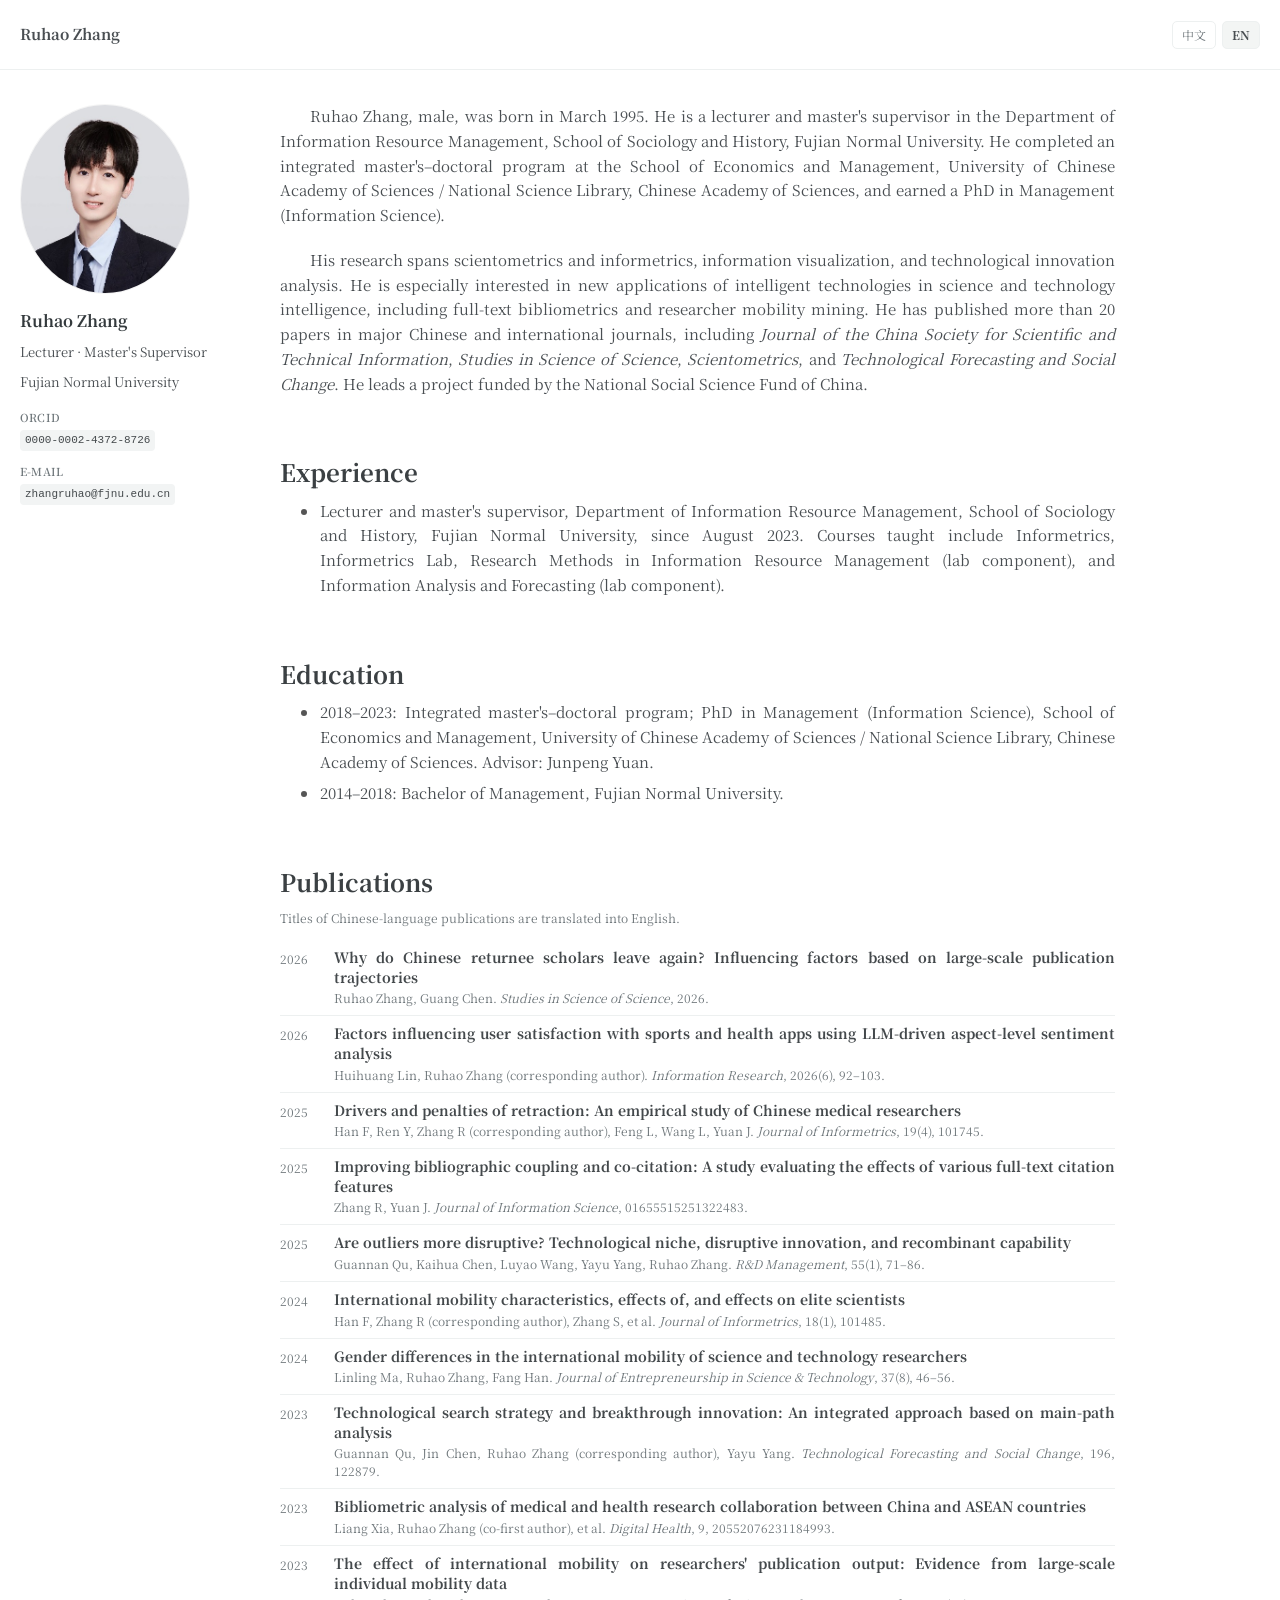
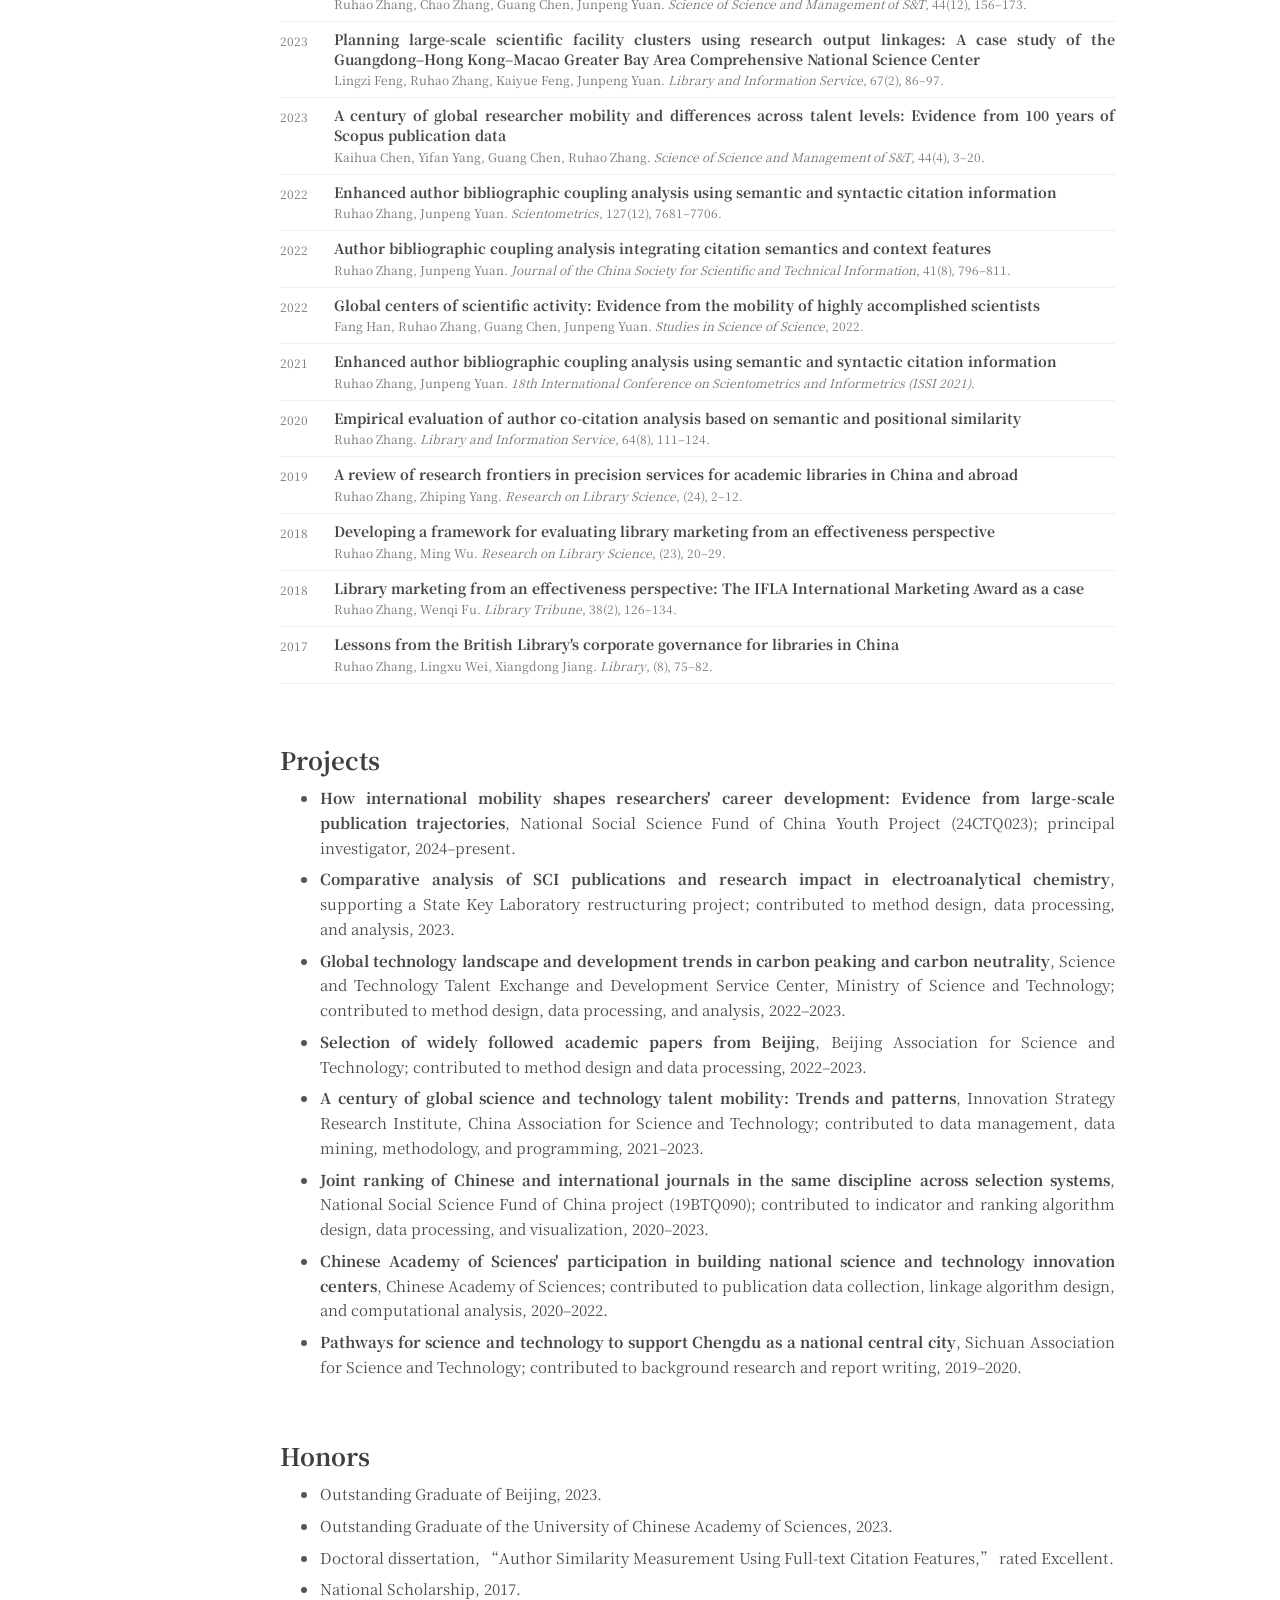
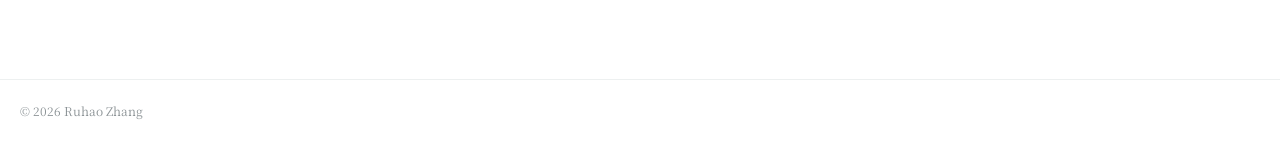
<file: en.html>
<!doctype html>
<html lang="en">
<head>
  <meta charset="utf-8">
  <meta name="viewport" content="width=device-width, initial-scale=1">
  <meta name="description" content="Academic homepage of Ruhao Zhang: scientometrics, informetrics, information visualization, and technology intelligence.">
  <meta name="theme-color" content="#ffffff">
  <title>Ruhao Zhang · Academic Homepage</title>
  <link rel="preconnect" href="https://fonts.googleapis.com">
  <link rel="preconnect" href="https://fonts.gstatic.com" crossorigin>
  <link href="https://fonts.googleapis.com/css2?family=Noto+Serif+SC:wght@400;600;700&amp;display=swap" rel="stylesheet">
  <link rel="stylesheet" href="styles.css?v=20261009-6">
</head>
<body>
  <a class="skip-link" href="#main">Skip to main content</a>
  <header class="topbar">
    <div class="topbar-inner">
      <a class="topbar-brand" href="en.html">Ruhao Zhang</a>
      <nav class="language-switch" aria-label="Language">
        <a href="index.html" lang="zh-CN">中文</a>
        <a href="en.html" lang="en" aria-current="page">EN</a>
      </nav>
    </div>
  </header>

  <div class="page-shell">
    <aside class="profile" aria-label="Profile">
      <img src="portrait.jpg" alt="Portrait of Ruhao Zhang" width="357" height="438">
      <div class="profile-identity">
        <h1>Ruhao Zhang</h1>
        <p>Lecturer · Master's Supervisor</p>
        <p>Fujian Normal University</p>
      </div>
      <address class="profile-contact">
        <div><span class="contact-label">ORCID</span><code>0000-0002-4372-8726</code></div>
        <div><span class="contact-label">E-MAIL</span><code>zhangruhao@fjnu.edu.cn</code></div>
      </address>
    </aside>

    <main id="main" class="content">
      <p>Ruhao Zhang, male, was born in March 1995. He is a lecturer and master's supervisor in the Department of Information Resource Management, School of Sociology and History, Fujian Normal University. He completed an integrated master's–doctoral program at the School of Economics and Management, University of Chinese Academy of Sciences / National Science Library, Chinese Academy of Sciences, and earned a PhD in Management (Information Science).</p>
      <p>His research spans scientometrics and informetrics, information visualization, and technological innovation analysis. He is especially interested in new applications of intelligent technologies in science and technology intelligence, including full-text bibliometrics and researcher mobility mining. He has published more than 20 papers in major Chinese and international journals, including <em>Journal of the China Society for Scientific and Technical Information</em>, <em>Studies in Science of Science</em>, <em>Scientometrics</em>, and <em>Technological Forecasting and Social Change</em>. He leads a project funded by the National Social Science Fund of China.</p>

      <section aria-labelledby="experience-title">
        <h2 id="experience-title">Experience</h2>
        <ul>
          <li>Lecturer and master's supervisor, Department of Information Resource Management, School of Sociology and History, Fujian Normal University, since August 2023. Courses taught include Informetrics, Informetrics Lab, Research Methods in Information Resource Management (lab component), and Information Analysis and Forecasting (lab component).</li>
        </ul>
      </section>

      <section aria-labelledby="education-title">
        <h2 id="education-title">Education</h2>
        <ul>
          <li>2018–2023: Integrated master's–doctoral program; PhD in Management (Information Science), School of Economics and Management, University of Chinese Academy of Sciences / National Science Library, Chinese Academy of Sciences. Advisor: Junpeng Yuan.</li>
          <li>2014–2018: Bachelor of Management, Fujian Normal University.</li>
        </ul>
      </section>

      <section id="publications" aria-labelledby="publications-title">
        <h2 id="publications-title">Publications</h2>
        <p class="translation-note">Titles of Chinese-language publications are translated into English.</p>
        <ol class="publication-list">
          <li class="publication"><span class="pub-year">2026</span><div><h3>Why do Chinese returnee scholars leave again? Influencing factors based on large-scale publication trajectories</h3><p>Ruhao Zhang, Guang Chen. <em>Studies in Science of Science</em>, 2026.</p></div></li>
          <li class="publication"><span class="pub-year">2026</span><div><h3>Factors influencing user satisfaction with sports and health apps using LLM-driven aspect-level sentiment analysis</h3><p>Huihuang Lin, Ruhao Zhang (corresponding author). <em>Information Research</em>, 2026(6), 92–103.</p></div></li>
          <li class="publication"><span class="pub-year">2025</span><div><h3>Drivers and penalties of retraction: An empirical study of Chinese medical researchers</h3><p>Han F, Ren Y, Zhang R (corresponding author), Feng L, Wang L, Yuan J. <em>Journal of Informetrics</em>, 19(4), 101745.</p></div></li>
          <li class="publication"><span class="pub-year">2025</span><div><h3>Improving bibliographic coupling and co-citation: A study evaluating the effects of various full-text citation features</h3><p>Zhang R, Yuan J. <em>Journal of Information Science</em>, 01655515251322483.</p></div></li>
          <li class="publication"><span class="pub-year">2025</span><div><h3>Are outliers more disruptive? Technological niche, disruptive innovation, and recombinant capability</h3><p>Guannan Qu, Kaihua Chen, Luyao Wang, Yayu Yang, Ruhao Zhang. <em>R&amp;D Management</em>, 55(1), 71–86.</p></div></li>
          <li class="publication"><span class="pub-year">2024</span><div><h3>International mobility characteristics, effects of, and effects on elite scientists</h3><p>Han F, Zhang R (corresponding author), Zhang S, et al. <em>Journal of Informetrics</em>, 18(1), 101485.</p></div></li>
          <li class="publication"><span class="pub-year">2024</span><div><h3>Gender differences in the international mobility of science and technology researchers</h3><p>Linling Ma, Ruhao Zhang, Fang Han. <em>Journal of Entrepreneurship in Science &amp; Technology</em>, 37(8), 46–56.</p></div></li>
          <li class="publication"><span class="pub-year">2023</span><div><h3>Technological search strategy and breakthrough innovation: An integrated approach based on main-path analysis</h3><p>Guannan Qu, Jin Chen, Ruhao Zhang (corresponding author), Yayu Yang. <em>Technological Forecasting and Social Change</em>, 196, 122879.</p></div></li>
          <li class="publication"><span class="pub-year">2023</span><div><h3>Bibliometric analysis of medical and health research collaboration between China and ASEAN countries</h3><p>Liang Xia, Ruhao Zhang (co-first author), et al. <em>Digital Health</em>, 9, 20552076231184993.</p></div></li>
          <li class="publication"><span class="pub-year">2023</span><div><h3>The effect of international mobility on researchers' publication output: Evidence from large-scale individual mobility data</h3><p>Ruhao Zhang, Chao Zhang, Guang Chen, Junpeng Yuan. <em>Science of Science and Management of S&amp;T</em>, 44(12), 156–173.</p></div></li>
          <li class="publication"><span class="pub-year">2023</span><div><h3>Planning large-scale scientific facility clusters using research output linkages: A case study of the Guangdong–Hong Kong–Macao Greater Bay Area Comprehensive National Science Center</h3><p>Lingzi Feng, Ruhao Zhang, Kaiyue Feng, Junpeng Yuan. <em>Library and Information Service</em>, 67(2), 86–97.</p></div></li>
          <li class="publication"><span class="pub-year">2023</span><div><h3>A century of global researcher mobility and differences across talent levels: Evidence from 100 years of Scopus publication data</h3><p>Kaihua Chen, Yifan Yang, Guang Chen, Ruhao Zhang. <em>Science of Science and Management of S&amp;T</em>, 44(4), 3–20.</p></div></li>
          <li class="publication"><span class="pub-year">2022</span><div><h3>Enhanced author bibliographic coupling analysis using semantic and syntactic citation information</h3><p>Ruhao Zhang, Junpeng Yuan. <em>Scientometrics</em>, 127(12), 7681–7706.</p></div></li>
          <li class="publication"><span class="pub-year">2022</span><div><h3>Author bibliographic coupling analysis integrating citation semantics and context features</h3><p>Ruhao Zhang, Junpeng Yuan. <em>Journal of the China Society for Scientific and Technical Information</em>, 41(8), 796–811.</p></div></li>
          <li class="publication"><span class="pub-year">2022</span><div><h3>Global centers of scientific activity: Evidence from the mobility of highly accomplished scientists</h3><p>Fang Han, Ruhao Zhang, Guang Chen, Junpeng Yuan. <em>Studies in Science of Science</em>, 2022.</p></div></li>
          <li class="publication"><span class="pub-year">2021</span><div><h3>Enhanced author bibliographic coupling analysis using semantic and syntactic citation information</h3><p>Ruhao Zhang, Junpeng Yuan. <em>18th International Conference on Scientometrics and Informetrics (ISSI 2021)</em>.</p></div></li>
          <li class="publication"><span class="pub-year">2020</span><div><h3>Empirical evaluation of author co-citation analysis based on semantic and positional similarity</h3><p>Ruhao Zhang. <em>Library and Information Service</em>, 64(8), 111–124.</p></div></li>
          <li class="publication"><span class="pub-year">2019</span><div><h3>A review of research frontiers in precision services for academic libraries in China and abroad</h3><p>Ruhao Zhang, Zhiping Yang. <em>Research on Library Science</em>, (24), 2–12.</p></div></li>
          <li class="publication"><span class="pub-year">2018</span><div><h3>Developing a framework for evaluating library marketing from an effectiveness perspective</h3><p>Ruhao Zhang, Ming Wu. <em>Research on Library Science</em>, (23), 20–29.</p></div></li>
          <li class="publication"><span class="pub-year">2018</span><div><h3>Library marketing from an effectiveness perspective: The IFLA International Marketing Award as a case</h3><p>Ruhao Zhang, Wenqi Fu. <em>Library Tribune</em>, 38(2), 126–134.</p></div></li>
          <li class="publication"><span class="pub-year">2017</span><div><h3>Lessons from the British Library's corporate governance for libraries in China</h3><p>Ruhao Zhang, Lingxu Wei, Xiangdong Jiang. <em>Library</em>, (8), 75–82.</p></div></li>
        </ol>
      </section>

      <section aria-labelledby="projects-title">
        <h2 id="projects-title">Projects</h2>
        <ul>
          <li><strong>How international mobility shapes researchers' career development: Evidence from large-scale publication trajectories</strong>, National Social Science Fund of China Youth Project (24CTQ023); principal investigator, 2024–present.</li>
          <li><strong>Comparative analysis of SCI publications and research impact in electroanalytical chemistry</strong>, supporting a State Key Laboratory restructuring project; contributed to method design, data processing, and analysis, 2023.</li>
          <li><strong>Global technology landscape and development trends in carbon peaking and carbon neutrality</strong>, Science and Technology Talent Exchange and Development Service Center, Ministry of Science and Technology; contributed to method design, data processing, and analysis, 2022–2023.</li>
          <li><strong>Selection of widely followed academic papers from Beijing</strong>, Beijing Association for Science and Technology; contributed to method design and data processing, 2022–2023.</li>
          <li><strong>A century of global science and technology talent mobility: Trends and patterns</strong>, Innovation Strategy Research Institute, China Association for Science and Technology; contributed to data management, data mining, methodology, and programming, 2021–2023.</li>
          <li><strong>Joint ranking of Chinese and international journals in the same discipline across selection systems</strong>, National Social Science Fund of China project (19BTQ090); contributed to indicator and ranking algorithm design, data processing, and visualization, 2020–2023.</li>
          <li><strong>Chinese Academy of Sciences' participation in building national science and technology innovation centers</strong>, Chinese Academy of Sciences; contributed to publication data collection, linkage algorithm design, and computational analysis, 2020–2022.</li>
          <li><strong>Pathways for science and technology to support Chengdu as a national central city</strong>, Sichuan Association for Science and Technology; contributed to background research and report writing, 2019–2020.</li>
        </ul>
      </section>

      <section aria-labelledby="honors-title">
        <h2 id="honors-title">Honors</h2>
        <ul>
          <li>Outstanding Graduate of Beijing, 2023.</li>
          <li>Outstanding Graduate of the University of Chinese Academy of Sciences, 2023.</li>
          <li>Doctoral dissertation, “Author Similarity Measurement Using Full-text Citation Features,” rated Excellent.</li>
          <li>National Scholarship, 2017.</li>
        </ul>
      </section>
    </main>
  </div>

  <footer class="site-footer"><div>© <span id="year">2026</span> Ruhao Zhang</div></footer>
  <script src="script.js"></script>
</body>
</html>
</file>
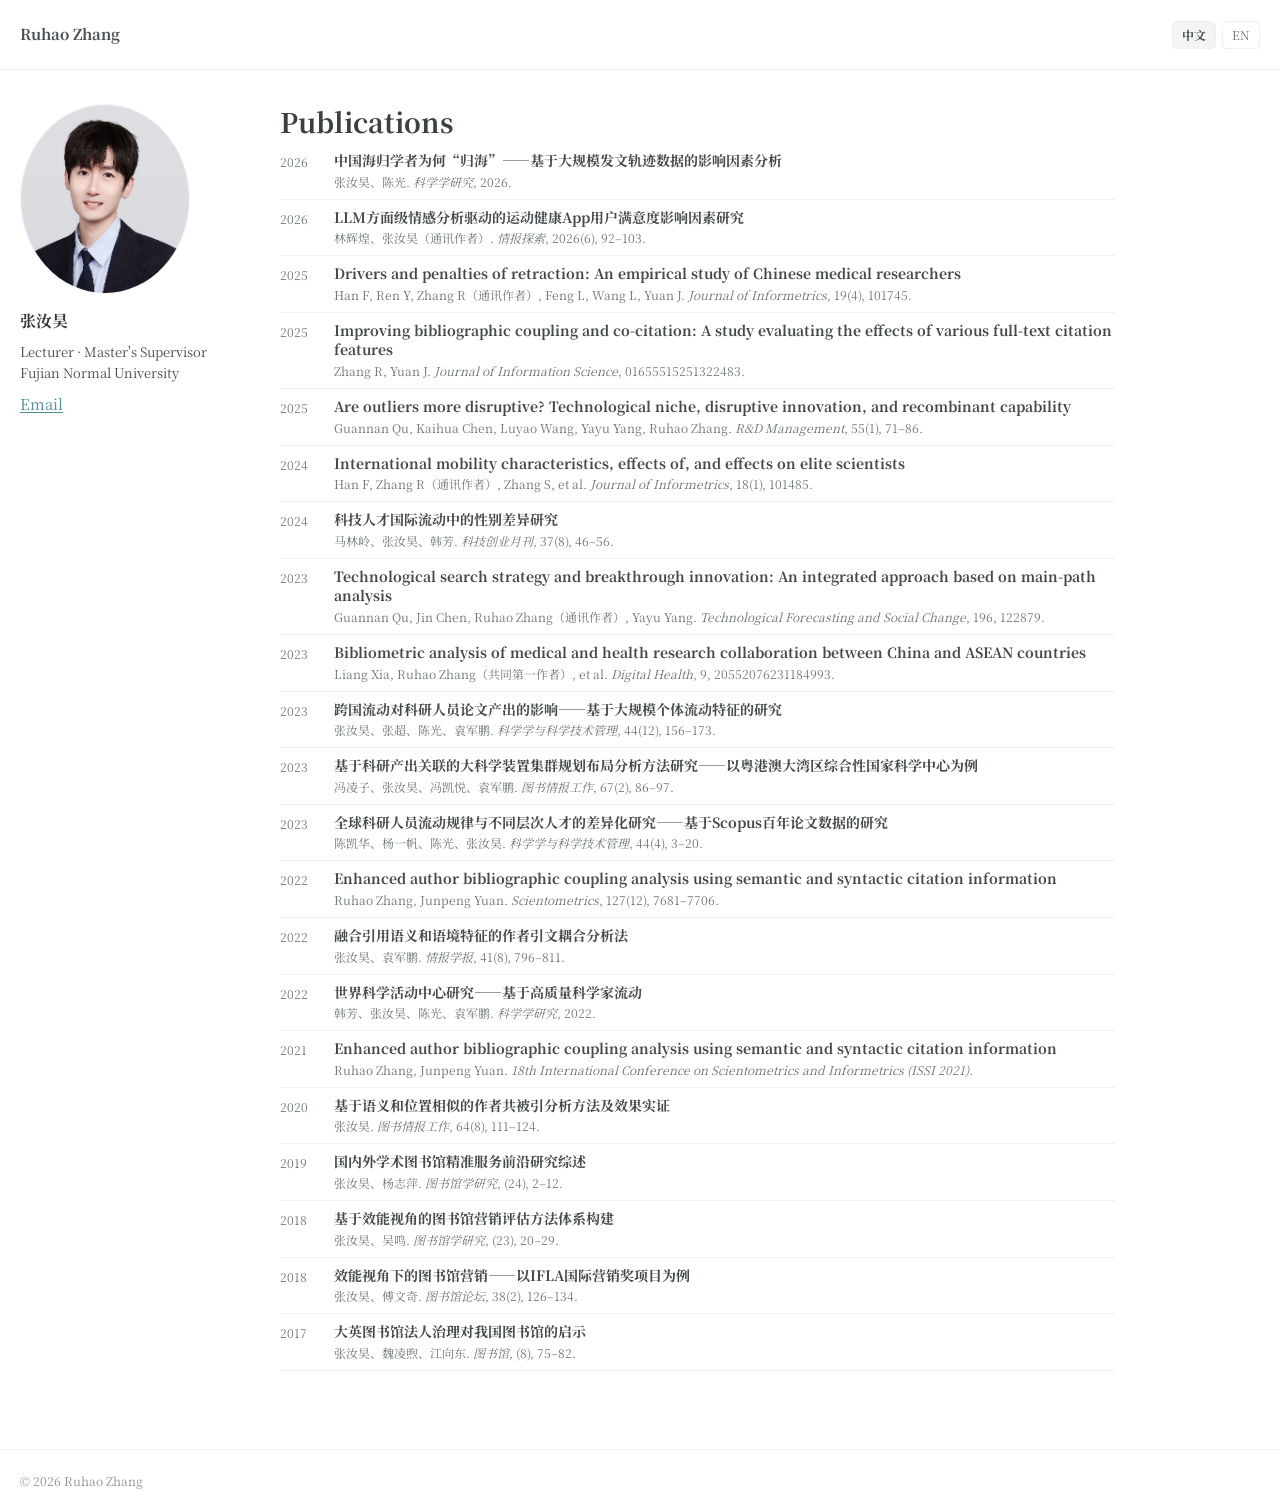
<file: publications.html>
<!doctype html>
<html lang="zh-CN">
<head>
  <meta charset="utf-8">
  <meta name="viewport" content="width=device-width, initial-scale=1">
  <meta name="description" content="Ruhao Zhang 的论文与会议成果。">
  <meta name="theme-color" content="#ffffff">
  <title>Publications · Ruhao Zhang</title>
  <link rel="preconnect" href="https://fonts.googleapis.com">
  <link rel="preconnect" href="https://fonts.gstatic.com" crossorigin>
  <link href="https://fonts.googleapis.com/css2?family=Noto+Serif+SC:wght@400;600;700&amp;display=swap" rel="stylesheet">
  <link rel="stylesheet" href="styles.css">
</head>
<body>
  <a class="skip-link" href="#main">跳转至正文</a>
  <header class="topbar">
    <div class="topbar-inner">
      <a class="topbar-brand" href="index.html">Ruhao Zhang</a>
      <nav class="language-switch" aria-label="语言切换">
        <a href="index.html#publications" lang="zh-CN" aria-current="page">中文</a>
        <a href="en.html#publications" lang="en">EN</a>
      </nav>
    </div>
  </header>
  <div class="page-shell">
    <aside class="profile" aria-label="个人信息">
      <img src="portrait.jpg" alt="张汝昊的肖像" width="357" height="438">
      <h2>张汝昊</h2>
      <p>Lecturer · Master's Supervisor<br>Fujian Normal University</p>
      <a href="mailto:zhangruhao@fjnu.edu.cn">Email</a>
    </aside>
    <main id="main" class="content">
      <h1>Publications</h1>
<ol class="publication-list">
          <li class="publication"><span class="pub-year">2026</span><div><h3>中国海归学者为何“归海”——基于大规模发文轨迹数据的影响因素分析</h3><p>张汝昊、陈光. <em>科学学研究</em>, 2026.</p></div></li>
          <li class="publication"><span class="pub-year">2026</span><div><h3>LLM方面级情感分析驱动的运动健康App用户满意度影响因素研究</h3><p>林辉煌、张汝昊（通讯作者）. <em>情报探索</em>, 2026(6), 92–103.</p></div></li>
          <li class="publication"><span class="pub-year">2025</span><div><h3>Drivers and penalties of retraction: An empirical study of Chinese medical researchers</h3><p>Han F, Ren Y, Zhang R（通讯作者）, Feng L, Wang L, Yuan J. <em>Journal of Informetrics</em>, 19(4), 101745.</p></div></li>
          <li class="publication"><span class="pub-year">2025</span><div><h3>Improving bibliographic coupling and co-citation: A study evaluating the effects of various full-text citation features</h3><p>Zhang R, Yuan J. <em>Journal of Information Science</em>, 01655515251322483.</p></div></li>
          <li class="publication"><span class="pub-year">2025</span><div><h3>Are outliers more disruptive? Technological niche, disruptive innovation, and recombinant capability</h3><p>Guannan Qu, Kaihua Chen, Luyao Wang, Yayu Yang, Ruhao Zhang. <em>R&amp;D Management</em>, 55(1), 71–86.</p></div></li>
          <li class="publication"><span class="pub-year">2024</span><div><h3>International mobility characteristics, effects of, and effects on elite scientists</h3><p>Han F, Zhang R（通讯作者）, Zhang S, et al. <em>Journal of Informetrics</em>, 18(1), 101485.</p></div></li>
          <li class="publication"><span class="pub-year">2024</span><div><h3>科技人才国际流动中的性别差异研究</h3><p>马林岭、张汝昊、韩芳. <em>科技创业月刊</em>, 37(8), 46–56.</p></div></li>
          <li class="publication"><span class="pub-year">2023</span><div><h3>Technological search strategy and breakthrough innovation: An integrated approach based on main-path analysis</h3><p>Guannan Qu, Jin Chen, Ruhao Zhang（通讯作者）, Yayu Yang. <em>Technological Forecasting and Social Change</em>, 196, 122879.</p></div></li>
          <li class="publication"><span class="pub-year">2023</span><div><h3>Bibliometric analysis of medical and health research collaboration between China and ASEAN countries</h3><p>Liang Xia, Ruhao Zhang（共同第一作者）, et al. <em>Digital Health</em>, 9, 20552076231184993.</p></div></li>
          <li class="publication"><span class="pub-year">2023</span><div><h3>跨国流动对科研人员论文产出的影响——基于大规模个体流动特征的研究</h3><p>张汝昊、张超、陈光、袁军鹏. <em>科学学与科学技术管理</em>, 44(12), 156–173.</p></div></li>
          <li class="publication"><span class="pub-year">2023</span><div><h3>基于科研产出关联的大科学装置集群规划布局分析方法研究——以粤港澳大湾区综合性国家科学中心为例</h3><p>冯凌子、张汝昊、冯凯悦、袁军鹏. <em>图书情报工作</em>, 67(2), 86–97.</p></div></li>
          <li class="publication"><span class="pub-year">2023</span><div><h3>全球科研人员流动规律与不同层次人才的差异化研究——基于Scopus百年论文数据的研究</h3><p>陈凯华、杨一帆、陈光、张汝昊. <em>科学学与科学技术管理</em>, 44(4), 3–20.</p></div></li>
          <li class="publication"><span class="pub-year">2022</span><div><h3>Enhanced author bibliographic coupling analysis using semantic and syntactic citation information</h3><p>Ruhao Zhang, Junpeng Yuan. <em>Scientometrics</em>, 127(12), 7681–7706.</p></div></li>
          <li class="publication"><span class="pub-year">2022</span><div><h3>融合引用语义和语境特征的作者引文耦合分析法</h3><p>张汝昊、袁军鹏. <em>情报学报</em>, 41(8), 796–811.</p></div></li>
          <li class="publication"><span class="pub-year">2022</span><div><h3>世界科学活动中心研究——基于高质量科学家流动</h3><p>韩芳、张汝昊、陈光、袁军鹏. <em>科学学研究</em>, 2022.</p></div></li>
          <li class="publication"><span class="pub-year">2021</span><div><h3>Enhanced author bibliographic coupling analysis using semantic and syntactic citation information</h3><p>Ruhao Zhang, Junpeng Yuan. <em>18th International Conference on Scientometrics and Informetrics (ISSI 2021)</em>.</p></div></li>
          <li class="publication"><span class="pub-year">2020</span><div><h3>基于语义和位置相似的作者共被引分析方法及效果实证</h3><p>张汝昊. <em>图书情报工作</em>, 64(8), 111–124.</p></div></li>
          <li class="publication"><span class="pub-year">2019</span><div><h3>国内外学术图书馆精准服务前沿研究综述</h3><p>张汝昊、杨志萍. <em>图书馆学研究</em>, (24), 2–12.</p></div></li>
          <li class="publication"><span class="pub-year">2018</span><div><h3>基于效能视角的图书馆营销评估方法体系构建</h3><p>张汝昊、吴鸣. <em>图书馆学研究</em>, (23), 20–29.</p></div></li>
          <li class="publication"><span class="pub-year">2018</span><div><h3>效能视角下的图书馆营销——以IFLA国际营销奖项目为例</h3><p>张汝昊、傅文奇. <em>图书馆论坛</em>, 38(2), 126–134.</p></div></li>
          <li class="publication"><span class="pub-year">2017</span><div><h3>大英图书馆法人治理对我国图书馆的启示</h3><p>张汝昊、魏凌煦、江向东. <em>图书馆</em>, (8), 75–82.</p></div></li>
        </ol>
    </main>
  </div>
  <footer class="site-footer"><div>© <span id="year">2026</span> Ruhao Zhang</div></footer>
  <script src="script.js"></script>
</body>
</html>
</file>
<file: styles.css>
:root{--text:#494e52;--muted:#6f777b;--link:#4d9298;--line:#edf0f0}
*{box-sizing:border-box}
html{scroll-behavior:smooth}
body{margin:0;background:#fff;color:var(--text);font-family:"Source Han Serif SC","Source Han Serif","Noto Serif SC","Noto Serif CJK SC","Songti SC","STSong",serif;font-size:15px;line-height:1.65;-webkit-font-smoothing:antialiased}
a{color:var(--link);text-decoration:underline;text-underline-offset:2px}
a:hover{color:#32777d}
a:focus-visible{outline:2px solid var(--link);outline-offset:3px}
.skip-link{position:absolute;left:14px;top:-60px;background:#333;color:#fff;padding:7px 11px;z-index:10}
.skip-link:focus{top:10px}
.topbar{height:70px;border-bottom:1px solid var(--line)}
.topbar-inner{width:min(1240px,calc(100% - 38px));height:100%;margin:auto;display:flex;align-items:center;justify-content:space-between}
.topbar-brand{color:var(--text);text-decoration:none}
.topbar-brand{font-weight:700;font-size:15px}
.language-switch{display:flex;gap:6px;align-items:center}
.language-switch a{min-width:38px;padding:4px 9px;border:1px solid var(--line);border-radius:5px;color:var(--muted);font-size:12px;line-height:1.5;text-align:center;text-decoration:none}
.language-switch a:hover{color:var(--text);border-color:#b9c2c2}
.language-switch a[aria-current="page"]{color:var(--text);background:#f3f5f4;font-weight:700}
.page-shell{width:min(1240px,calc(100% - 38px));margin:34px auto 70px;display:grid;grid-template-columns:205px minmax(0,835px);gap:55px;align-items:start}
.profile img{display:block;width:170px;height:190px;border:1px solid #f4f4f4;border-radius:50%;object-fit:cover;object-position:center 24%;margin-bottom:14px}
.profile h1,.profile h2{font-size:16px;font-weight:700;margin:0 0 8px;color:#343a3d}
.profile h1 span,.profile h2 span{display:block;color:var(--muted);font-size:13px;font-weight:400}
.profile p{color:var(--text);font-size:13px;line-height:1.55;margin:0 0 9px}
.profile p span{color:var(--muted);font-size:12px}
.profile-contact{display:grid;gap:12px;margin-top:17px;color:var(--text);font-size:12px;font-style:normal;line-height:1.55;overflow-wrap:anywhere}
.profile-contact span{display:block}
.profile-contact [lang="en"]{color:var(--muted);margin-top:3px}
.profile-contact .contact-label{color:var(--muted);font-weight:600;font-size:11px;letter-spacing:.02em;margin-bottom:3px}
.profile-contact code{display:inline-block;max-width:100%;padding:2px 5px;border-radius:4px;background:#f2f4f4;color:#44494c;font-size:11px;font-family:ui-monospace,SFMono-Regular,Consolas,monospace;white-space:normal;overflow-wrap:anywhere}
.content{min-width:0}
html[lang="en"] .content{text-align:justify;text-justify:inter-word;-webkit-hyphens:none;hyphens:none;overflow-wrap:normal;word-break:normal}
.content h1{font-size:27px;line-height:1.3;color:#3b4043;margin:0 0 12px;font-weight:700}
.content p{margin:0 0 20px}
.content > p{text-indent:2em}
.content section{margin-top:60px}
.content section h2{font-size:24px;line-height:1.35;color:#3b4043;margin:0 0 10px;font-weight:700}
.content ul{margin:0;padding-left:39px}
.content li{padding-left:1px;margin-bottom:7px}
.content li::marker{color:#555}
.content strong{font-weight:700;color:#42484b}
.publication-list{list-style:none;margin:6px 0 0;padding:0}
.translation-note{color:var(--muted);font-size:12px;margin:0 0 12px}
.publication-list>.publication{display:grid;grid-template-columns:42px minmax(0,1fr);column-gap:12px;padding:0 0 8px;margin:0 0 8px;border-bottom:1px solid var(--line)}
.publication .pub-year{display:block;color:var(--muted);font-size:12px;line-height:1.5;margin-top:2px}
.publication h3{font-size:14px;line-height:1.4;font-weight:700;margin:0 0 2px;color:#44494c}
.publication p{font-size:12px;color:var(--muted);margin:0;line-height:1.5}
.site-footer{border-top:1px solid var(--line);color:#8a9194;font-size:12px;padding:21px 19px}
.site-footer>div{width:min(1240px,100%);margin:auto}
@media(max-width:760px){.page-shell{grid-template-columns:150px minmax(0,1fr);gap:30px}.profile img{width:135px;height:150px}.content h1{font-size:25px}.content section h2{font-size:22px}}
@media(max-width:580px){
  body{font-size:14px;line-height:1.8}
  .topbar{height:58px}
  .topbar-inner{width:calc(100% - 36px)}
  .page-shell{width:calc(100% - 36px);display:block;margin-top:0}
  .profile{display:grid;grid-template-columns:66px 1fr;gap:0 15px;align-items:center;margin:0 -18px 0;padding:19px 18px;background:#fff;border-bottom:1px solid var(--line)}
  .profile img{width:66px;height:76px;margin:0}
  .profile h1,.profile h2{font-size:17px;margin:0 0 4px}
  .profile p{margin:0 0 5px;font-size:12px;line-height:1.5}
  .profile-contact{grid-column:1 / -1;margin-top:15px;gap:8px}
  .content{padding-top:27px}
  .content h1{font-size:25px;margin-bottom:17px}
  .content p{margin-bottom:19px;line-height:1.85}
  .content section{border-top:1px solid var(--line);padding-top:24px;margin-top:38px}
  html[lang="en"] #publications,html[lang="en"] #publications *,html[lang="en"] [aria-labelledby="projects-title"],html[lang="en"] [aria-labelledby="projects-title"] *,html[lang="en"] [aria-labelledby="honors-title"],html[lang="en"] [aria-labelledby="honors-title"] *{text-align:left}
  .content section h2{font-size:21px;margin-bottom:14px}
  .content ul{padding-left:23px}
  .content li{margin-bottom:13px;line-height:1.75}
  .publication-list{margin-top:0}
  .publication-list>.publication{grid-template-columns:37px minmax(0,1fr);column-gap:9px;padding-bottom:10px;margin-bottom:10px;line-height:1.5}
  .publication h3{font-size:14px;overflow-wrap:break-word}
  html[lang="en"] .publication h3{overflow-wrap:normal;word-break:normal}
  .publication p{font-size:12px;line-height:1.5;margin:0}
}
@media(max-width:390px){.topbar-inner{width:calc(100% - 28px)}.topbar-brand{font-size:14px}}
@media(prefers-reduced-motion:reduce){html{scroll-behavior:auto}}
</file>
